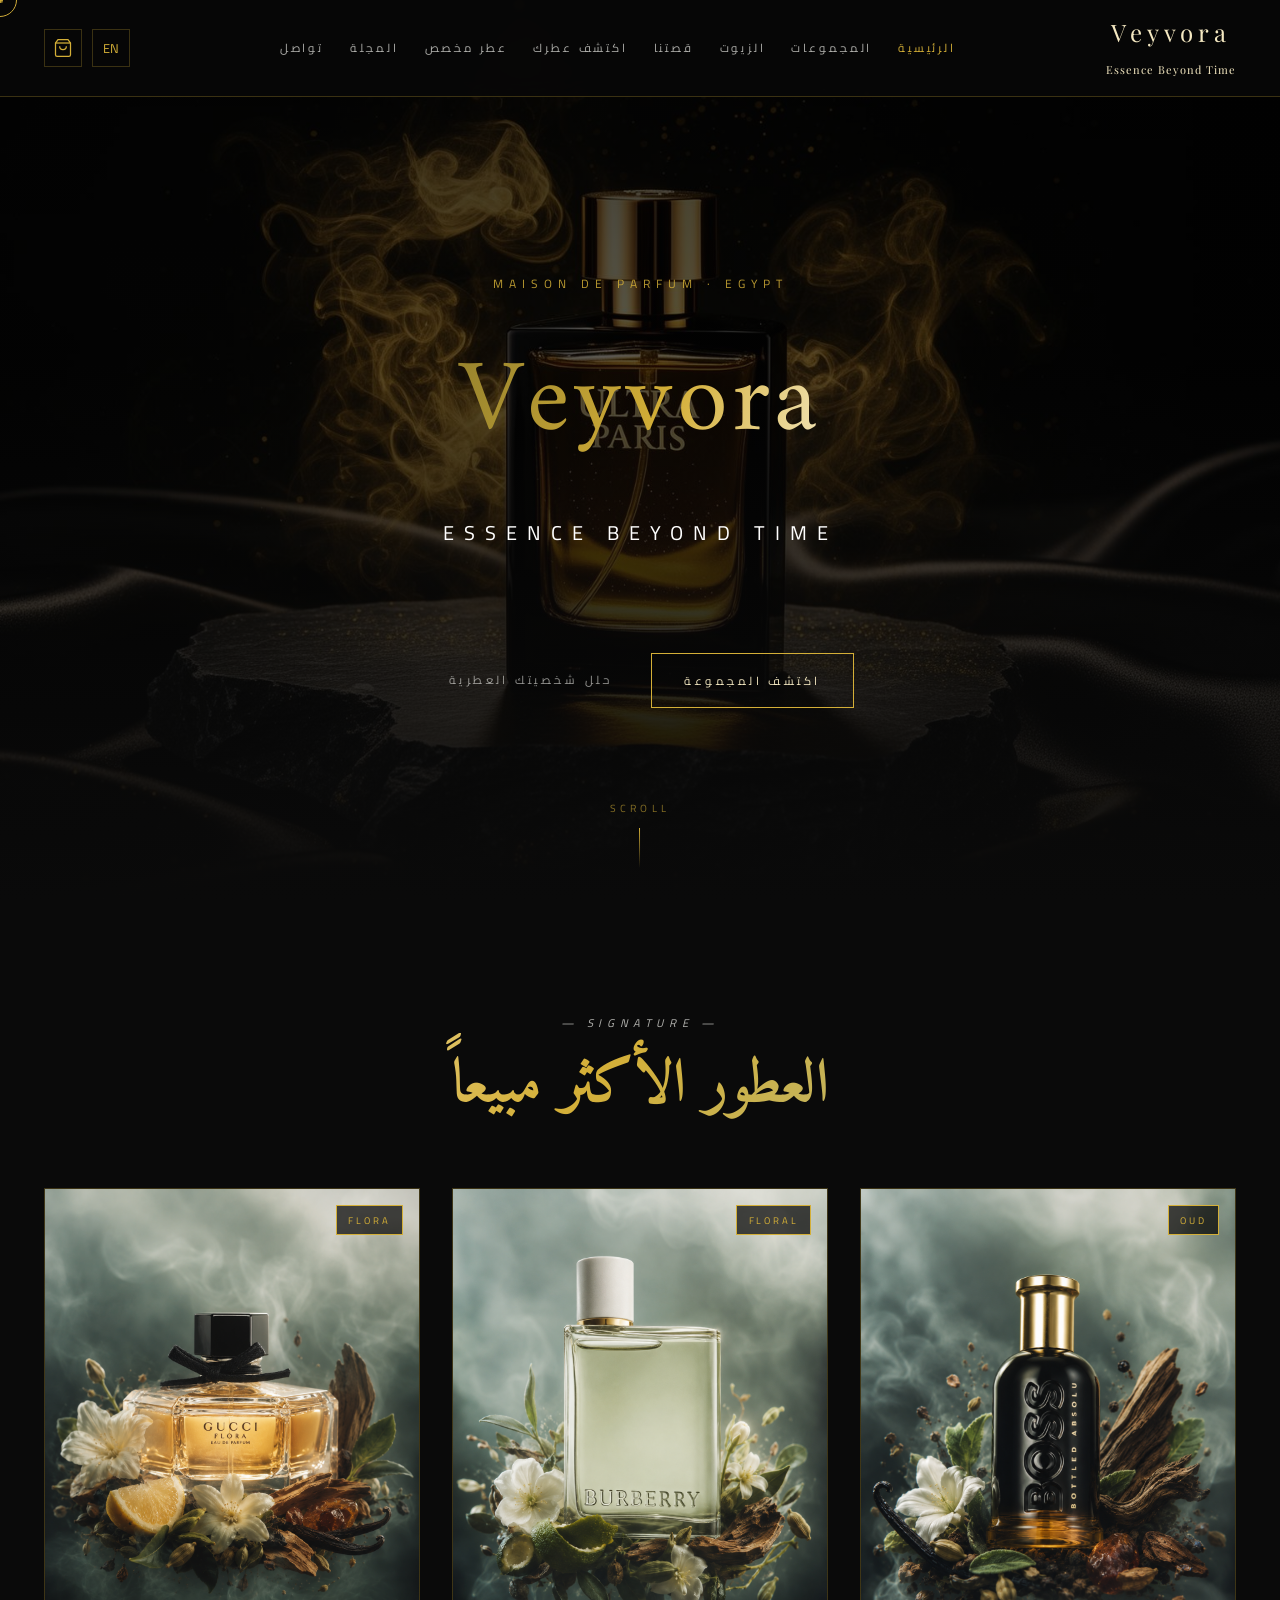
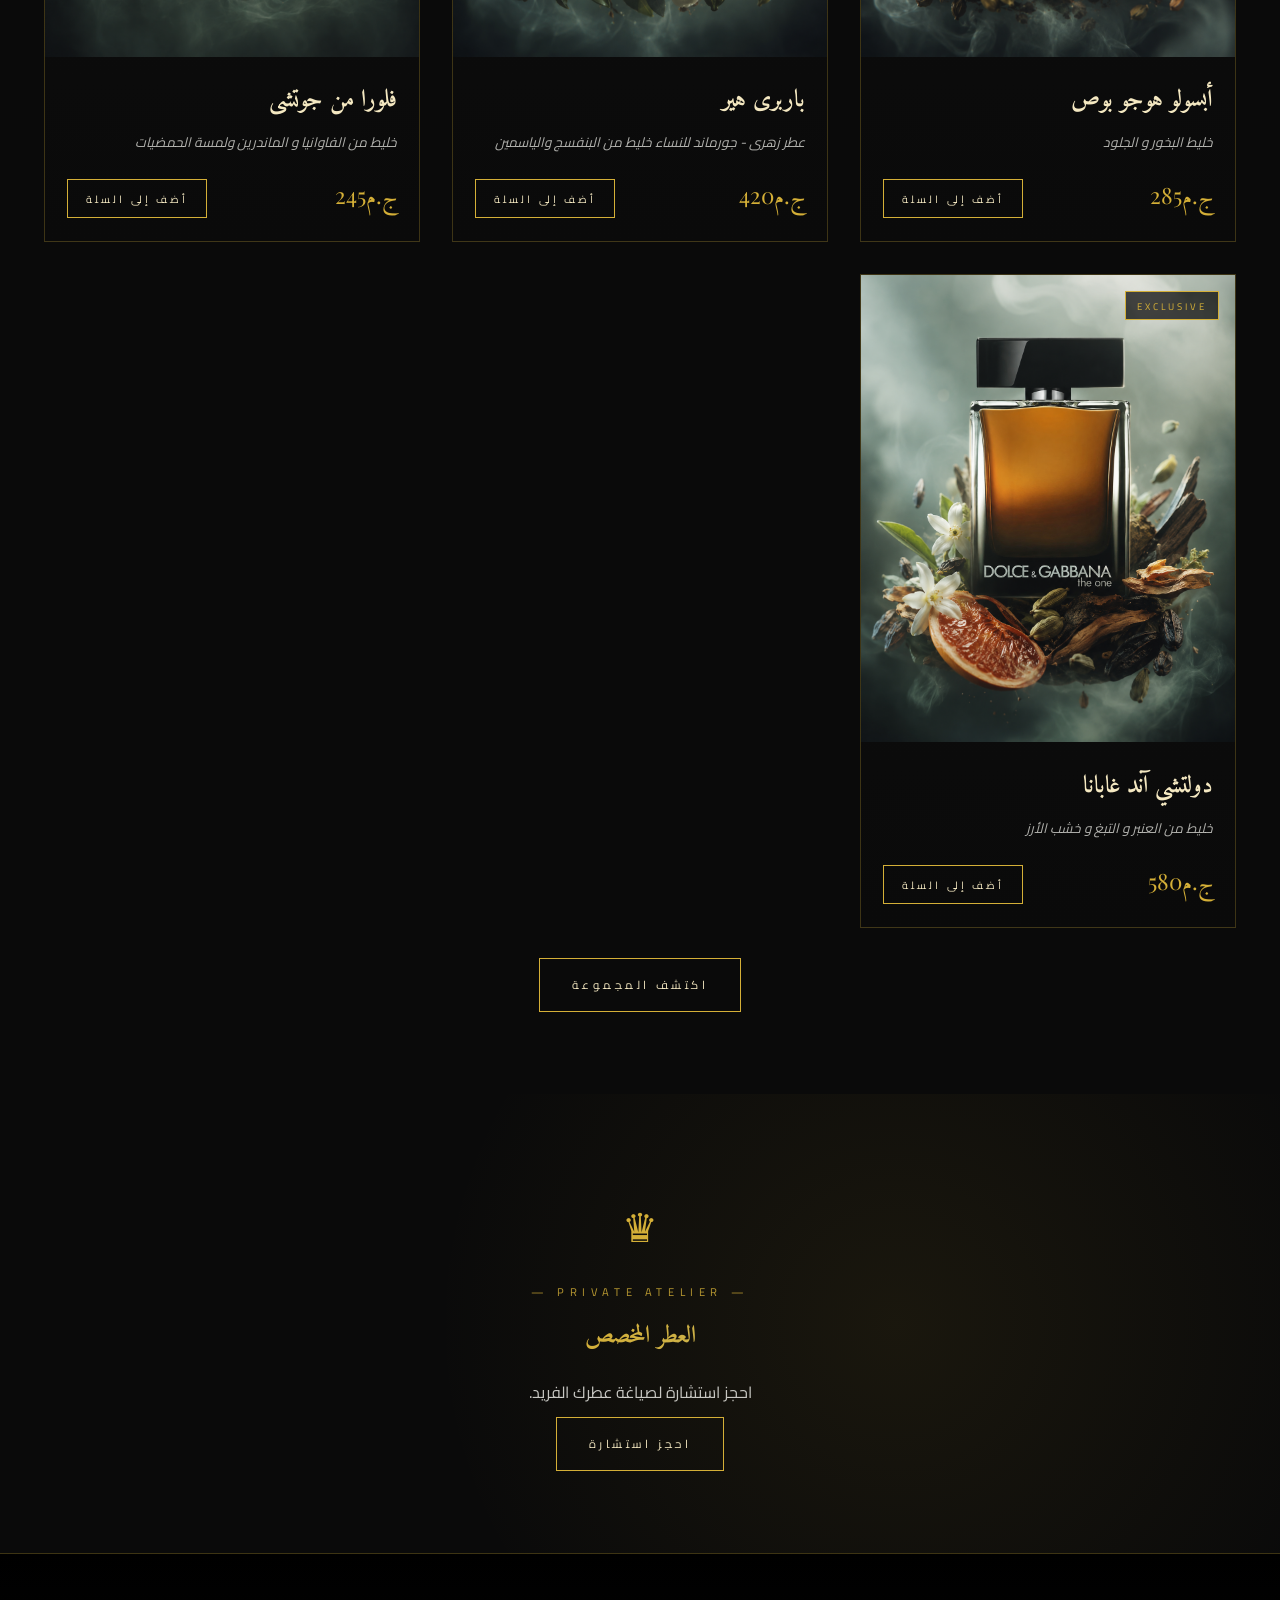
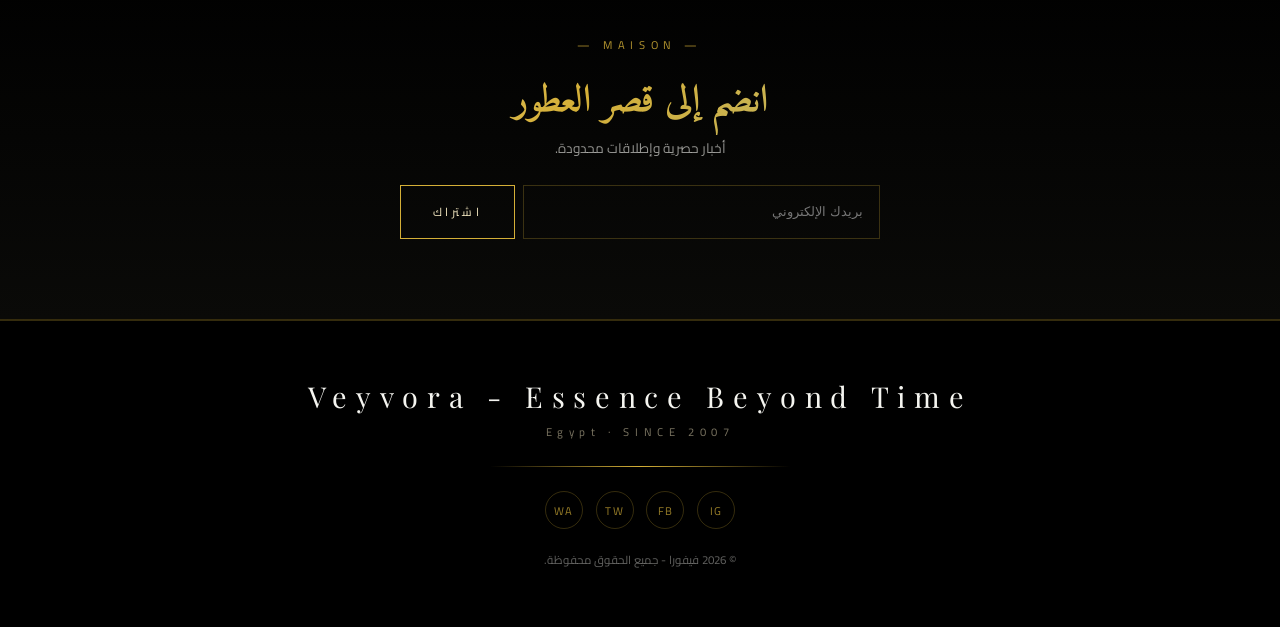
<file: index.html>
<!DOCTYPE html>
<html lang="ar" dir="rtl">
<head>
<meta charset="UTF-8">
<meta name="viewport" content="width=device-width,initial-scale=1">
<link rel="stylesheet" href="css/style.css">
<title>Veyvora  -  Essence Beyond Time —  فيفوا جوهر يتجاوز الزمن</title>
<meta name="description" content="دار عطور باريسية بأيدى مصريه حصرية — رسائل حب مصاغة من قلب مصر.">
</head>
<body>
  <div class="cursor"></div>
  <div class="cursor-dot"></div>
<div id="site-header"></div>

<section class="hero">
  <div class="hero-bg"><img src="images/hero.jpg" alt=""></div>
  <div class="particles" id="particles"></div>
  <div class="hero-inner">
    <p class="kicker">MAISON DE PARFUM · Egypt</p>

    <h1 class="hero-title gold-shimmer">Veyvora</h1>
    <p class="kicker" style="color: #fff; font-size: 20px;">Essence Beyond Time</p>

    <br>
    <br>
    <br>

    <!-- <p class="hero-tag" data-i18n="hero_tag">جوهر الفخامة</p> -->
    <!-- <p class="hero-sub" data-i18n="hero_sub"></p> -->
    <div class="hero-ctas">
      <a href="collections.html" class="gold-btn" data-i18n="hero_cta">اكتشف المجموعة</a>
      <a href="quiz.html" class="ghost-btn" data-i18n="hero_cta2">حلل شخصيتك العطرية</a>
    </div>
  </div>
  <div class="scroll-hint">SCROLL</div>
</section>

<section class="section" id="featured-preview">
  <div class="container">
    <div class="section-head reveal">
      <p class="kicker">— SIGNATURE —</p>
      <h2 class="gold-gradient" data-i18n="coll_title"></h2>
      <!-- <p data-i18n="coll_sub"></p> -->
    </div>
    <div class="products-grid" id="featured-grid"></div>
    <p class="center" style="margin-top:2.5rem"><a href="collections.html" class="gold-btn" data-i18n="hero_cta">اكتشف المجموعة</a></p>
  </div>
</section>

<section class="section bespoke">
  <div class="container">
    <span class="crown">♛</span>
    <p class="kicker">— PRIVATE ATELIER —</p>
    <h2 class="gold-gradient" data-i18n="bespoke_title"></h2>
    <p class="muted-lg" data-i18n="bespoke_sub"></p>
    <a href="bespoke.html" class="gold-btn" data-i18n="bespoke_btn"></a>
  </div>
</section>

<section class="newsletter">
  <div class="container">
    <p class="kicker">— MAISON —</p>
    <h2 class="serif xl gold-gradient" data-i18n="newsletter_title"></h2>
    <p class="muted" data-i18n="newsletter_sub"></p>
    <form onsubmit="event.preventDefault();VELMORA.toast(VELMORA.getLang()==='ar'?'شكراً لاشتراكك':'Thank you')">
      <input type="email" required data-i18n-placeholder="email_ph">
      <button class="gold-btn" data-i18n="newsletter_btn"></button>
    </form>
  </div>
</section>

<div id="site-footer"></div>
<script src="js/data.js"></script>
<script src="js/app.js"></script>
<script>
// Particles
(function(){
  const p = document.getElementById('particles');
  for(let i=0;i<40;i++){
    const s = document.createElement('span');
    s.className='particle';
    s.style.left=Math.random()*100+'%';
    s.style.animationDelay=(Math.random()*12)+'s';
    s.style.animationDuration=(8+Math.random()*12)+'s';
    const sz=1+Math.random()*3; s.style.width=sz+'px'; s.style.height=sz+'px';
    p.appendChild(s);
  }
})();
// Featured
document.addEventListener('DOMContentLoaded', function render(){
  const lang = VELMORA.getLang();
  const items = VELMORA.products.slice(0,4);
  document.getElementById('featured-grid').innerHTML = items.map(p=>`
    <article class="product-card">
      <div class="pc-img"><img src="${p.image}" alt=""><span class="pc-badge">${p.category.toUpperCase()}</span></div>
      <div class="pc-body">
        <h3 class="pc-name">${p.name[lang]}</h3>
        <p class="pc-tag">${p.tagline[lang]}</p>
        <div class="pc-foot">
          <span class="pc-price">ج.م${p.price}</span>
          <button class="gold-btn small" onclick="VELMORA.addToCart('${p.id}')">${VELMORA.t('add_to_cart')}</button>
        </div>
      </div>
    </article>`).join('');
});
document.addEventListener('langchange', ()=>{
  const lang = VELMORA.getLang();
  document.getElementById('featured-grid').innerHTML = VELMORA.products.slice(0,4).map(p=>`
    <article class="product-card">
      <div class="pc-img"><img src="${p.image}" alt=""><span class="pc-badge">${p.category.toUpperCase()}</span></div>
      <div class="pc-body">
        <h3 class="pc-name">${p.name[lang]}</h3>
        <p class="pc-tag">${p.tagline[lang]}</p>
        <div class="pc-foot">
          <span class="pc-price">ج.م${p.price}</span>
          <button class="gold-btn small" onclick="VELMORA.addToCart('${p.id}')">${VELMORA.t('add_to_cart')}</button>
        </div>
      </div>
    </article>`).join('');
});
</script>
</body></html>
</file>
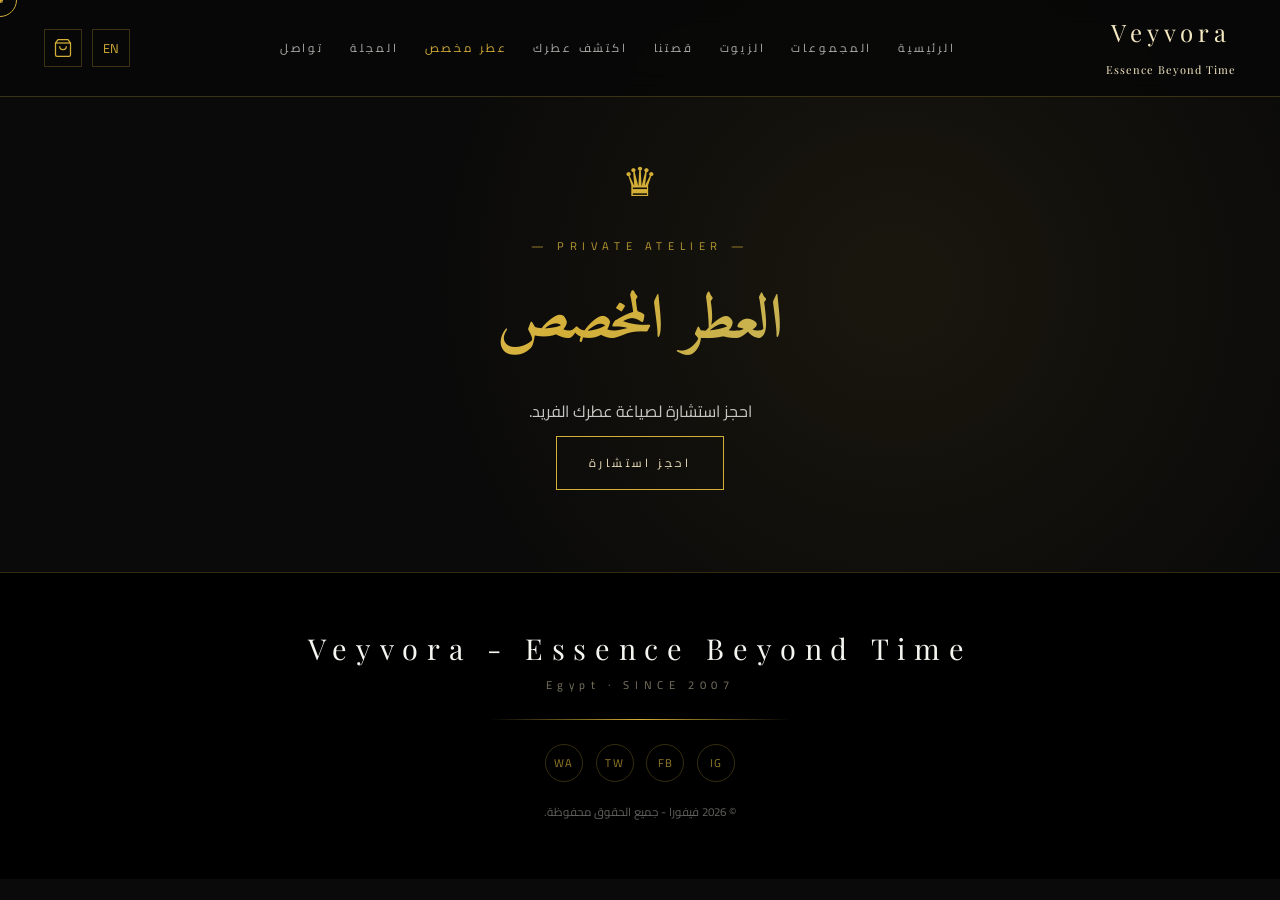
<file: bespoke.html>
<!DOCTYPE html>
<html lang="ar" dir="rtl">
<head>
<meta charset="UTF-8">
<meta name="viewport" content="width=device-width,initial-scale=1">
<link rel="stylesheet" href="css/style.css">
<title>عطر مخصص — Veyvora  -  Essence Beyond Time</title>
</head>
<body>
  <div class="cursor"></div>
  <div class="cursor-dot"></div>
<div id="site-header"></div>
<section class="section bespoke" style="padding-top:9rem">
  <div class="container">
    <span class="crown">♛</span>
    <p class="kicker">— PRIVATE ATELIER —</p>
    <h2 class="gold-gradient" style="font-size:clamp(2.4rem,5vw,3.8rem)" data-i18n="bespoke_title"></h2>
    <p class="muted-lg" data-i18n="bespoke_sub"></p>
    <a href="https://wa.me/201142426169" target="_blank" class="gold-btn" data-i18n="bespoke_btn"></a>
  </div>
</section>
<div id="site-footer"></div>
<script src="js/data.js"></script>
<script src="js/app.js"></script>
</body></html>
</file>
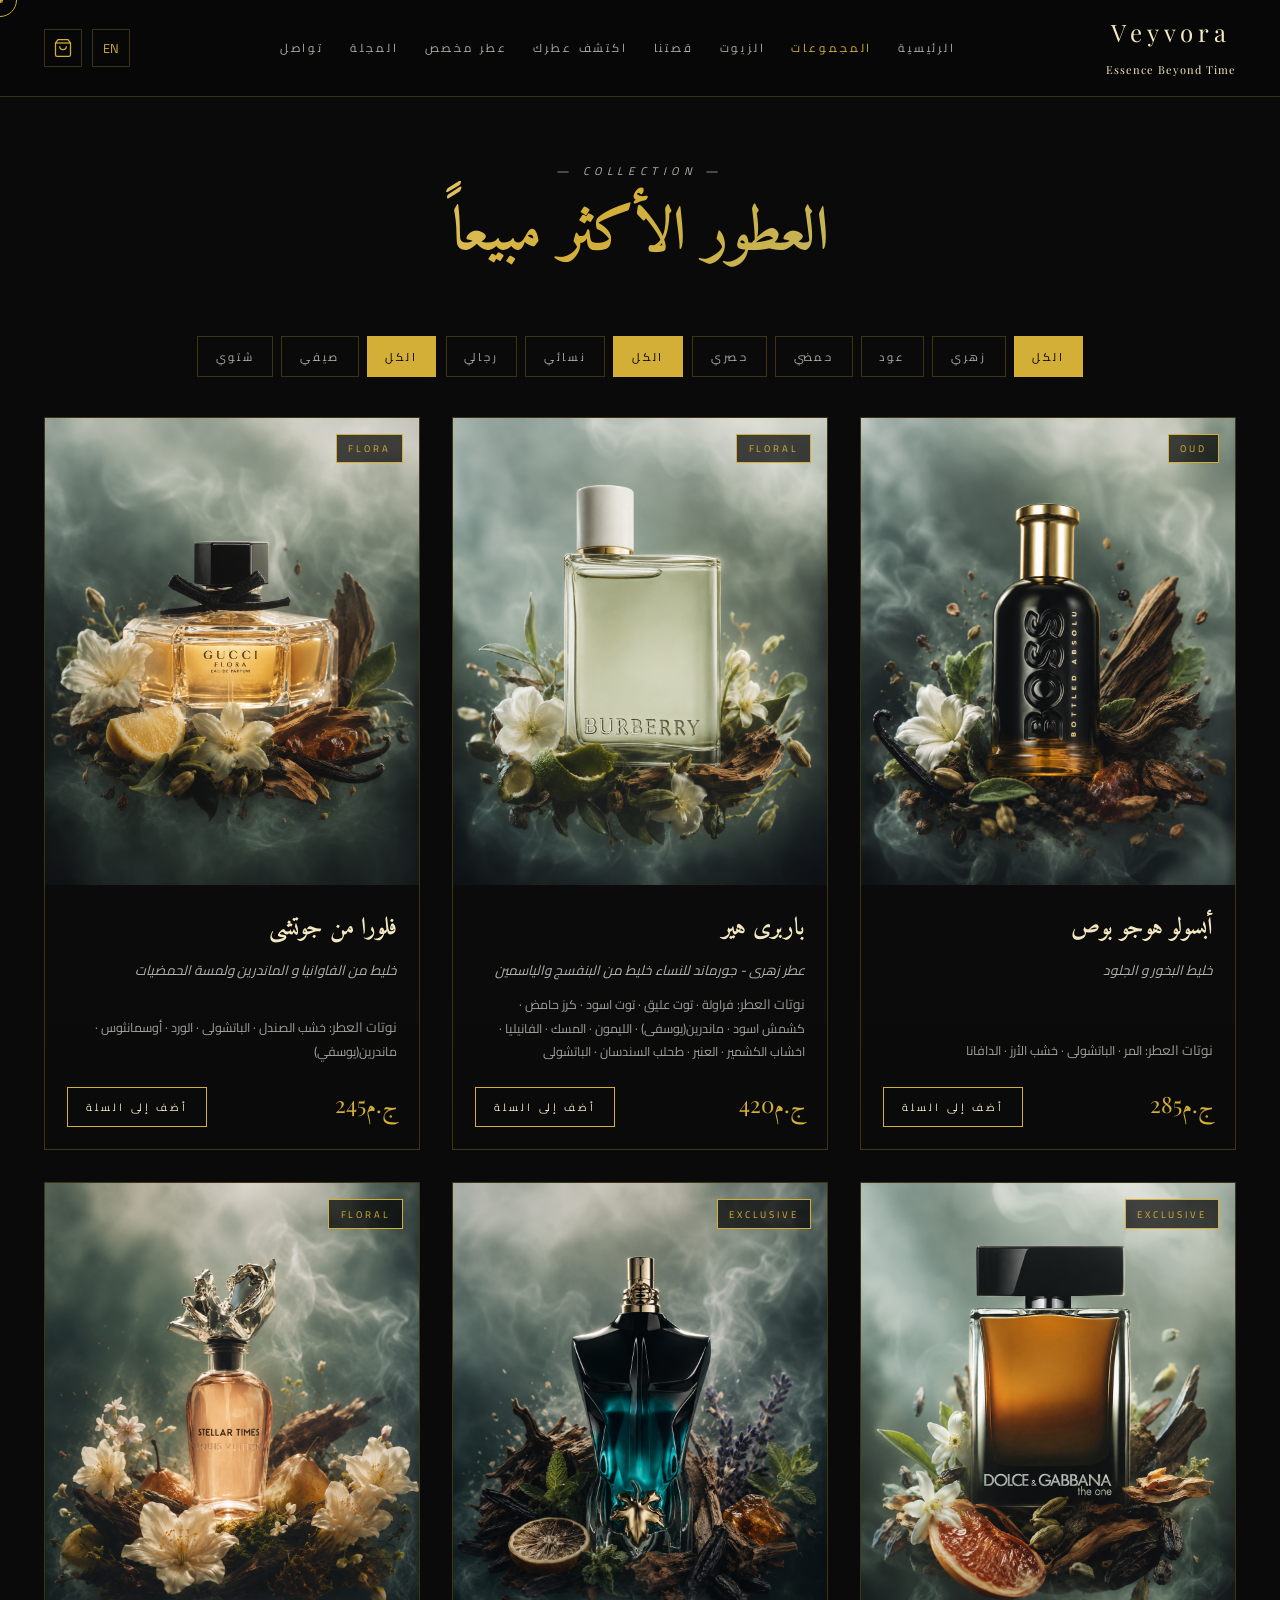
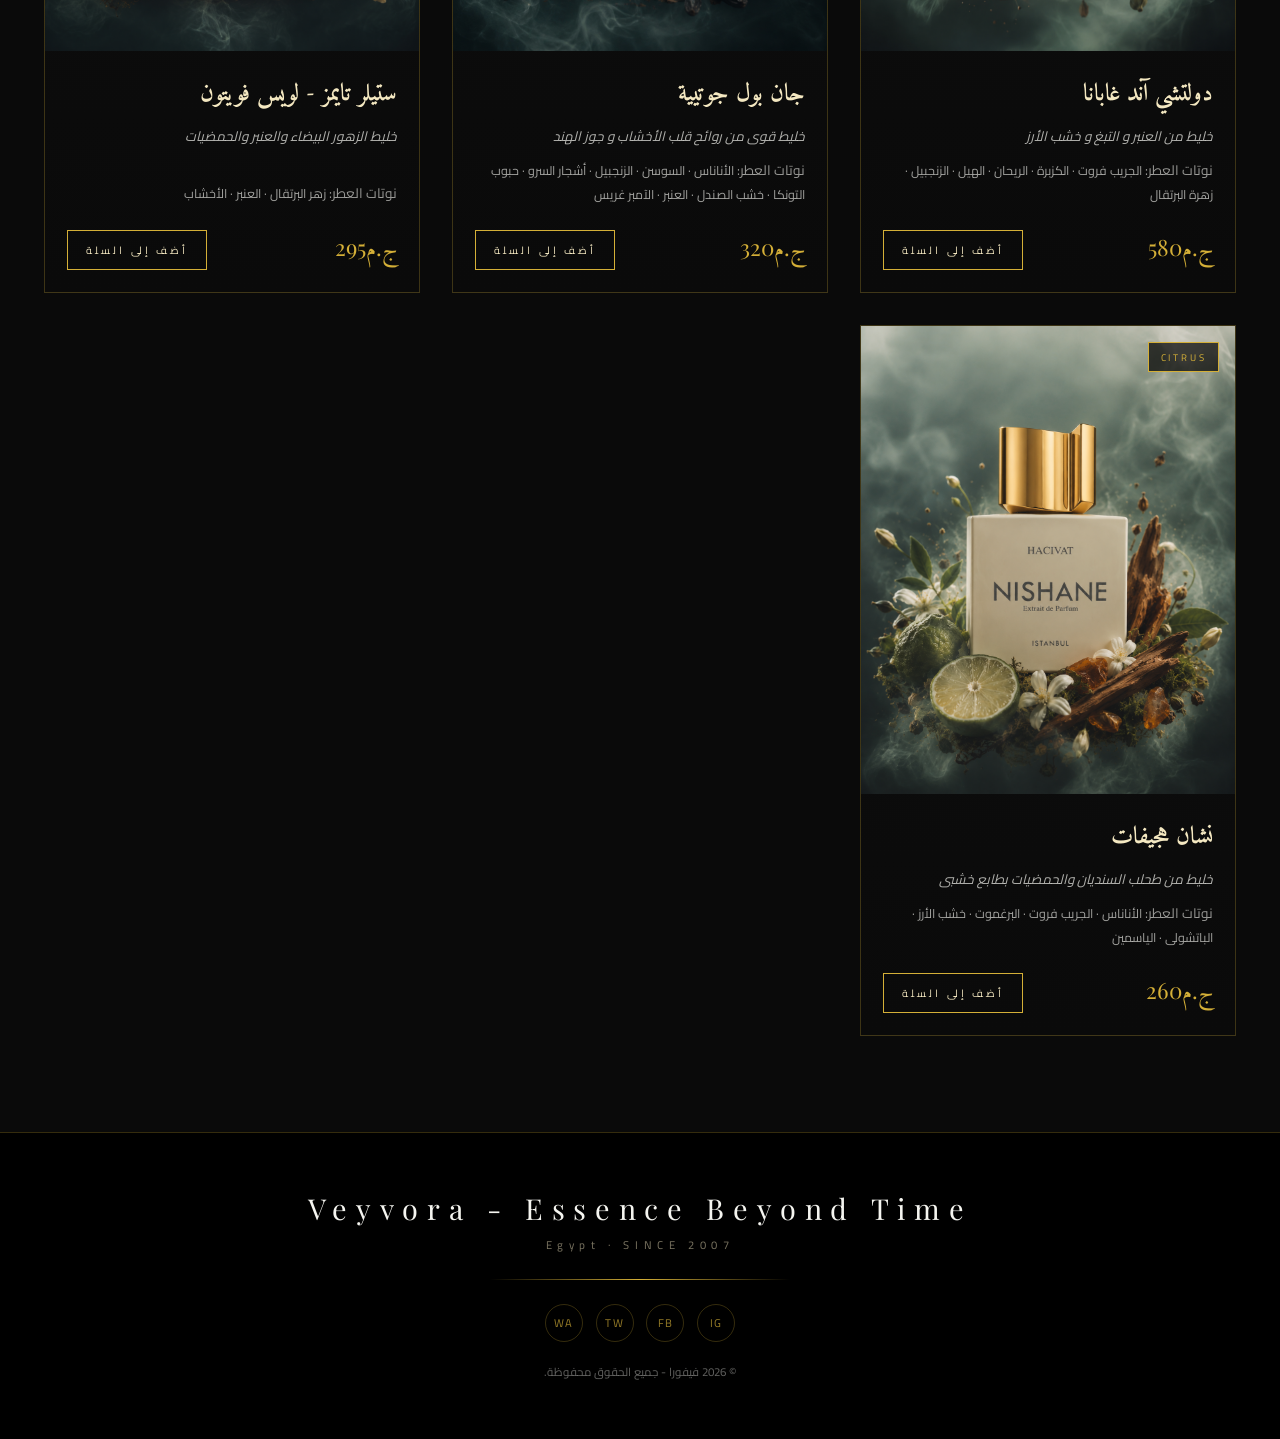
<file: collections.html>
<!DOCTYPE html>
<html lang="ar" dir="rtl">
<head>
<meta charset="UTF-8">
<meta name="viewport" content="width=device-width,initial-scale=1">
<link rel="stylesheet" href="css/style.css">
<title>المجموعات — Veyvora  -  Essence Beyond Time</title>
</head>
<body>
  <div class="cursor"></div>
  <div class="cursor-dot"></div>
<div id="site-header"></div>
<section class="section" style="padding-top:9rem">
  <div class="container">
    <div class="section-head reveal">
      <p class="kicker">—  COLLECTION —</p>
      <h2 class="gold-gradient" data-i18n="coll_title"></h2>
      <!-- <p data-i18n="coll_sub"></p> -->
    </div>
    <div class="filters">
      <div class="filter-row" id="filter-cats"></div>
      <div class="filter-row" id="filter-gens"></div>
      <div class="filter-row" id="filter-seas"></div>
    </div>
    <div class="products-grid" id="products-grid"></div>
  </div>
</section>

<!-- <section class="section" style="background:#080808">
  <div class="container">
    <div class="oils-card reveal">
      <span class="oils-badge" data-i18n="coming_soon"></span>
      <h2 class="serif xxl gold-gradient" data-i18n="oils_title"></h2>
      <p class="muted-lg" data-i18n="oils_sub"></p>
      <button class="gold-btn" onclick="VELMORA.toast(VELMORA.getLang()==='ar'?'سنبلغك قريباً':'We will notify you')" data-i18n="notify_me"></button>
    </div>
  </div>
</section> -->

<div id="site-footer"></div>
<script src="js/data.js"></script>
<script src="js/app.js"></script>
<script src="js/collections.js"></script>
</body></html>
</file>
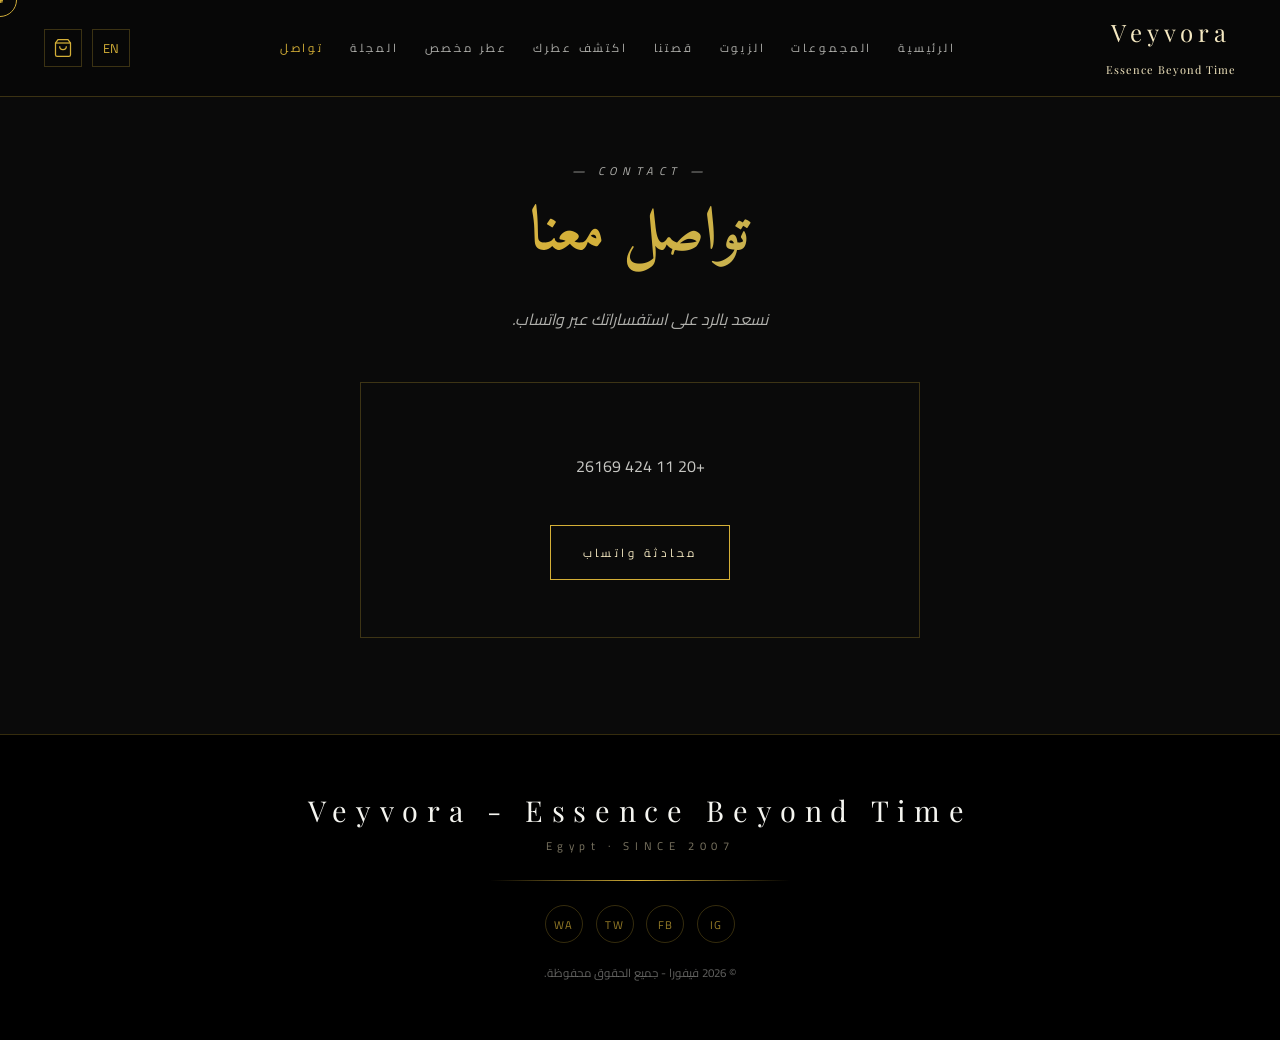
<file: contact.html>
<!DOCTYPE html>
<html lang="ar" dir="rtl">
<head>
<meta charset="UTF-8">
<meta name="viewport" content="width=device-width,initial-scale=1">
<link rel="stylesheet" href="css/style.css">
<title>تواصل — Veyvora  -  Essence Beyond Time</title>
</head>
<body>
  <div class="cursor"></div>
  <div class="cursor-dot"></div>
<div id="site-header"></div>
<section class="section" style="padding-top:9rem">
  <div class="container">
    <div class="section-head reveal">
      <p class="kicker">— CONTACT —</p>
      <h2 class="gold-gradient" data-i18n="contact_title"></h2>
      <p data-i18n="contact_sub"></p>
    </div>
    <div class="contact-card reveal">
      <p class="muted-lg">+20 11 424 26169</p>
      <a href="https://wa.me/201142426169" target="_blank" class="gold-btn" data-i18n="contact_btn"></a>
    </div>
  </div>
</section>
<div id="site-footer"></div>
<script src="js/data.js"></script>
<script src="js/app.js"></script>
</body></html>
</file>
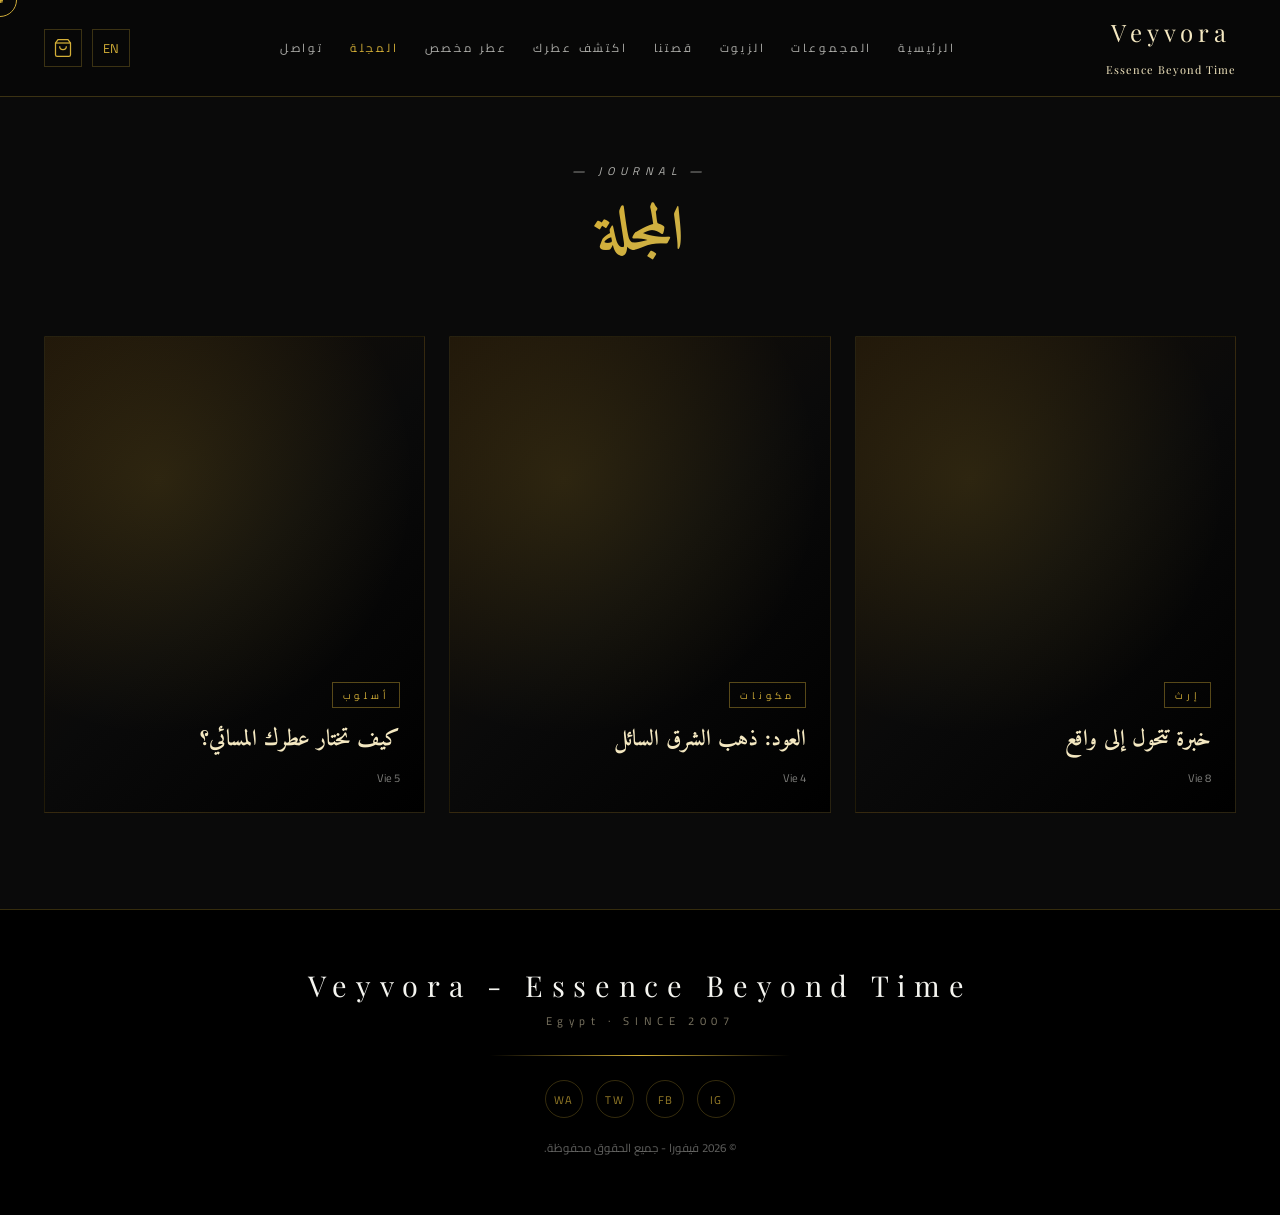
<file: journal.html>
<!DOCTYPE html>
<html lang="ar" dir="rtl">
<head>
<meta charset="UTF-8">
<meta name="viewport" content="width=device-width,initial-scale=1">
<link rel="stylesheet" href="css/style.css">
<title>المجلة — Veyvora  -  Essence Beyond Time</title>
</head>
<body>
  <div class="cursor"></div>
  <div class="cursor-dot"></div>
<div id="site-header"></div>

<section class="section" style="padding-top:9rem">
  <div class="container">
    <div class="section-head reveal">
      <p class="kicker">—  JOURNAL —</p>
      <h2 class="gold-gradient" data-i18n="journal_title"></h2>
    </div>
    <div class="journal-grid" id="journal-grid"></div>
  </div>
</section>
<div id="site-footer"></div>
<script src="js/data.js"></script>
<script src="js/app.js"></script>
<script>
const posts = [
  { titleAr:"خبرة تتحول إلى واقع", titleEn:"Experience turns into reality", catAr:"إرث", catEn:"Heritage", read:8 },
  { titleAr:"العود: ذهب الشرق السائل", titleEn:"Oud: The Liquid Gold of the East", catAr:"مكونات", catEn:"Ingredients", read:4 },
  { titleAr:"كيف تختار عطرك المسائي؟", titleEn:"Choosing Your Evening Scent", catAr:"أسلوب", catEn:"Style", read:5 },
];
function renderJ(){
  const lang = VELMORA.getLang();
  document.getElementById('journal-grid').innerHTML = posts.map(p=>`
    <article class="journal-card">
      <div class="journal-inner">
        <span class="journal-cat">${lang==='ar'?p.catAr:p.catEn}</span>
        <h3>${lang==='ar'?p.titleAr:p.titleEn}</h3>
        <p>${p.read} Vie</p>
      </div>
    </article>`).join('');
}
document.addEventListener('DOMContentLoaded', renderJ);
document.addEventListener('langchange', renderJ);
</script>
</body></html>
</file>
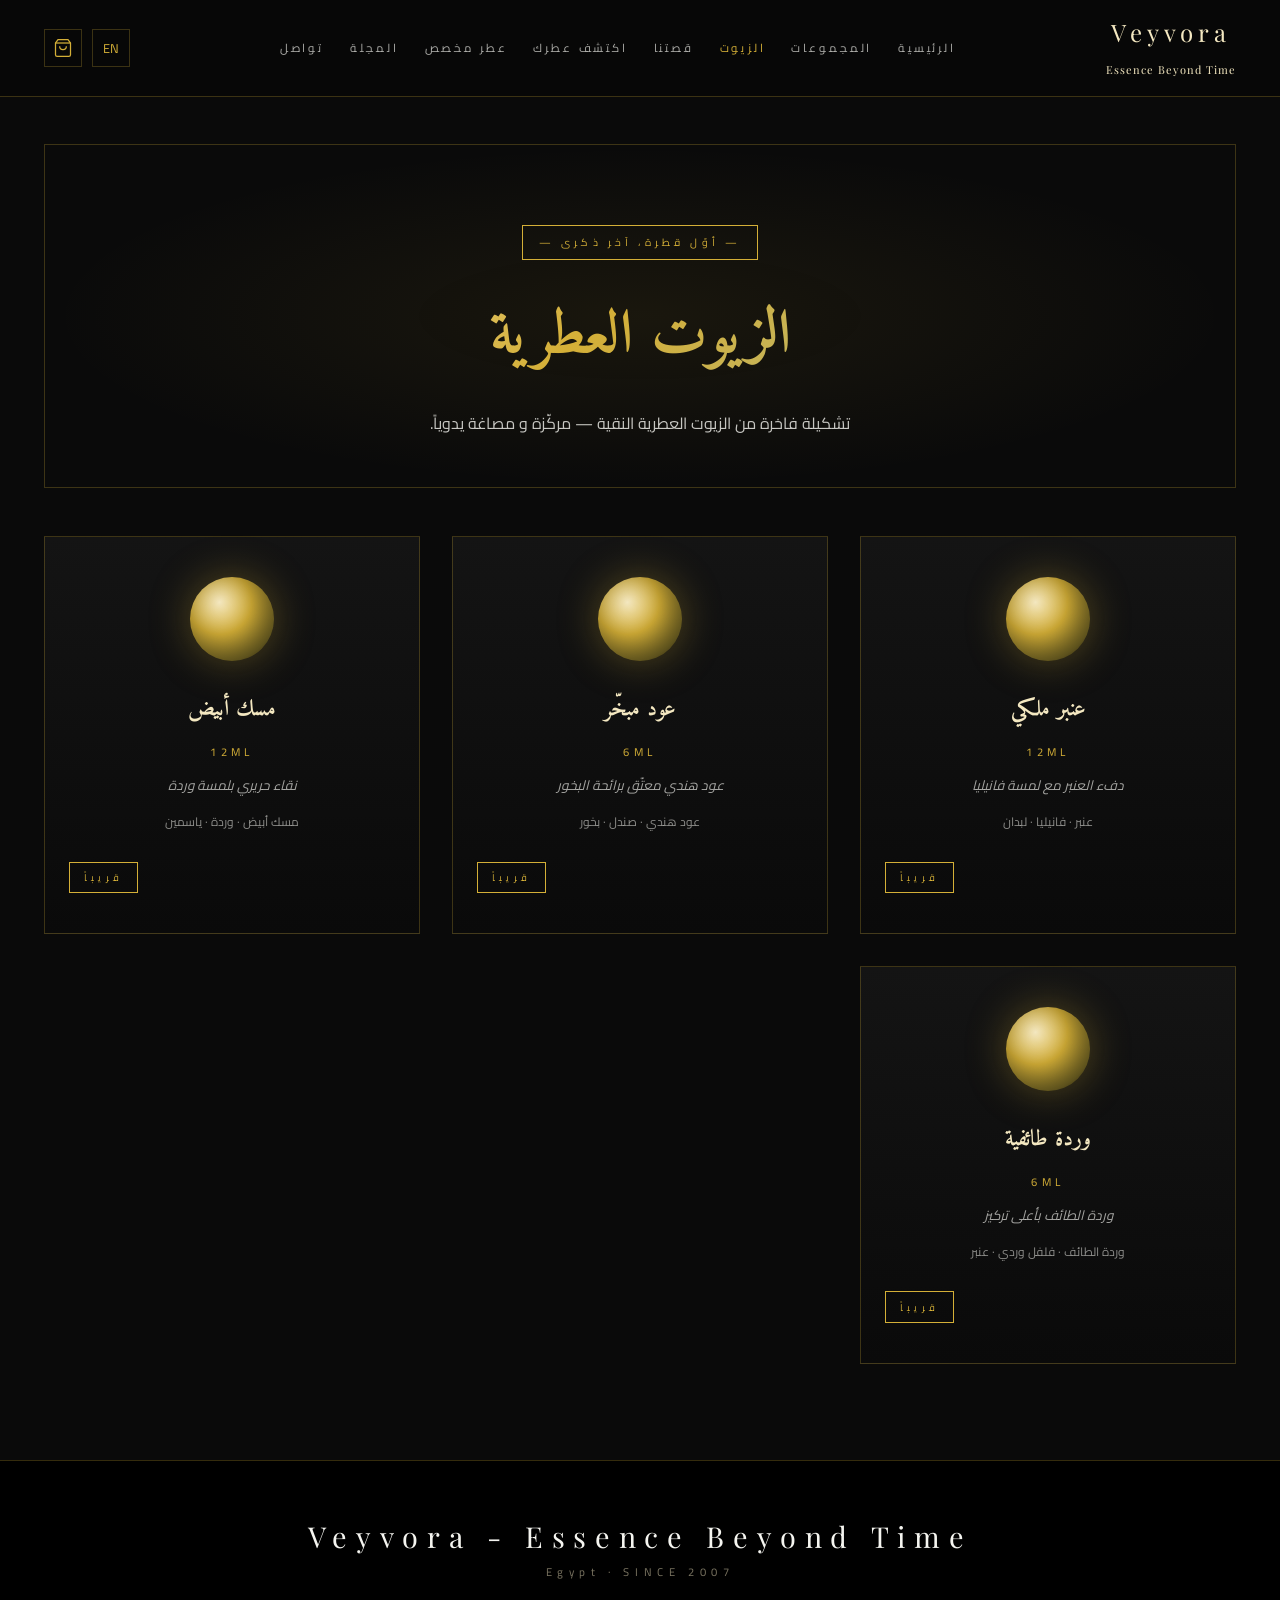
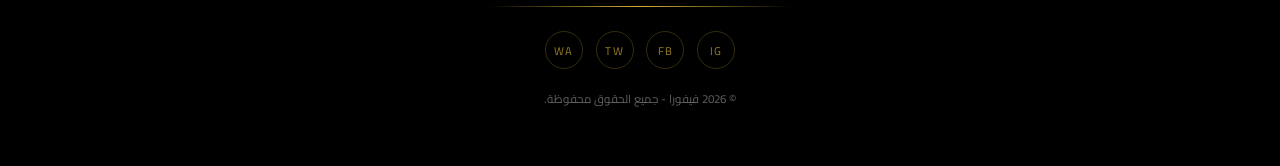
<file: oils.html>
<!DOCTYPE html><html lang="ar" dir="rtl"><head><meta charset="UTF-8"><meta name="viewport" content="width=device-width,initial-scale=1"><link rel="stylesheet" href="css/style.css">
  <title>الزيوت العطرية — Veyvora  -  Essence Beyond Time</title>
  <style>
    a, button, input, select, textarea, label, [role="button"] {
        cursor: auto !important;
    }
  </style>
</head><body style="cursor: auto !important;">
<div id="site-header"></div>
<main>
<section class="section" style="padding-top:9rem">
  <div class="container">
    <div class="oils-hero reveal">
      <span class="oils-badge" data-i18n="oils_kicker"></span>
      <h2 class="gold-gradient" style="font-size:clamp(2.4rem,5vw,3.8rem)" data-i18n="oils_title"></h2>
      <p class="muted-lg" style="max-width:560px;margin:1rem auto 0" data-i18n="oils_sub"></p>
    </div>
    <div class="products-grid" id="oils-grid"></div>
  </div>
</section>
</main>
<div id="site-footer"></div><script src="js/data.js"></script><script src="js/app.js"></script><script src="js/oils.js"></script></body></html>
</file>
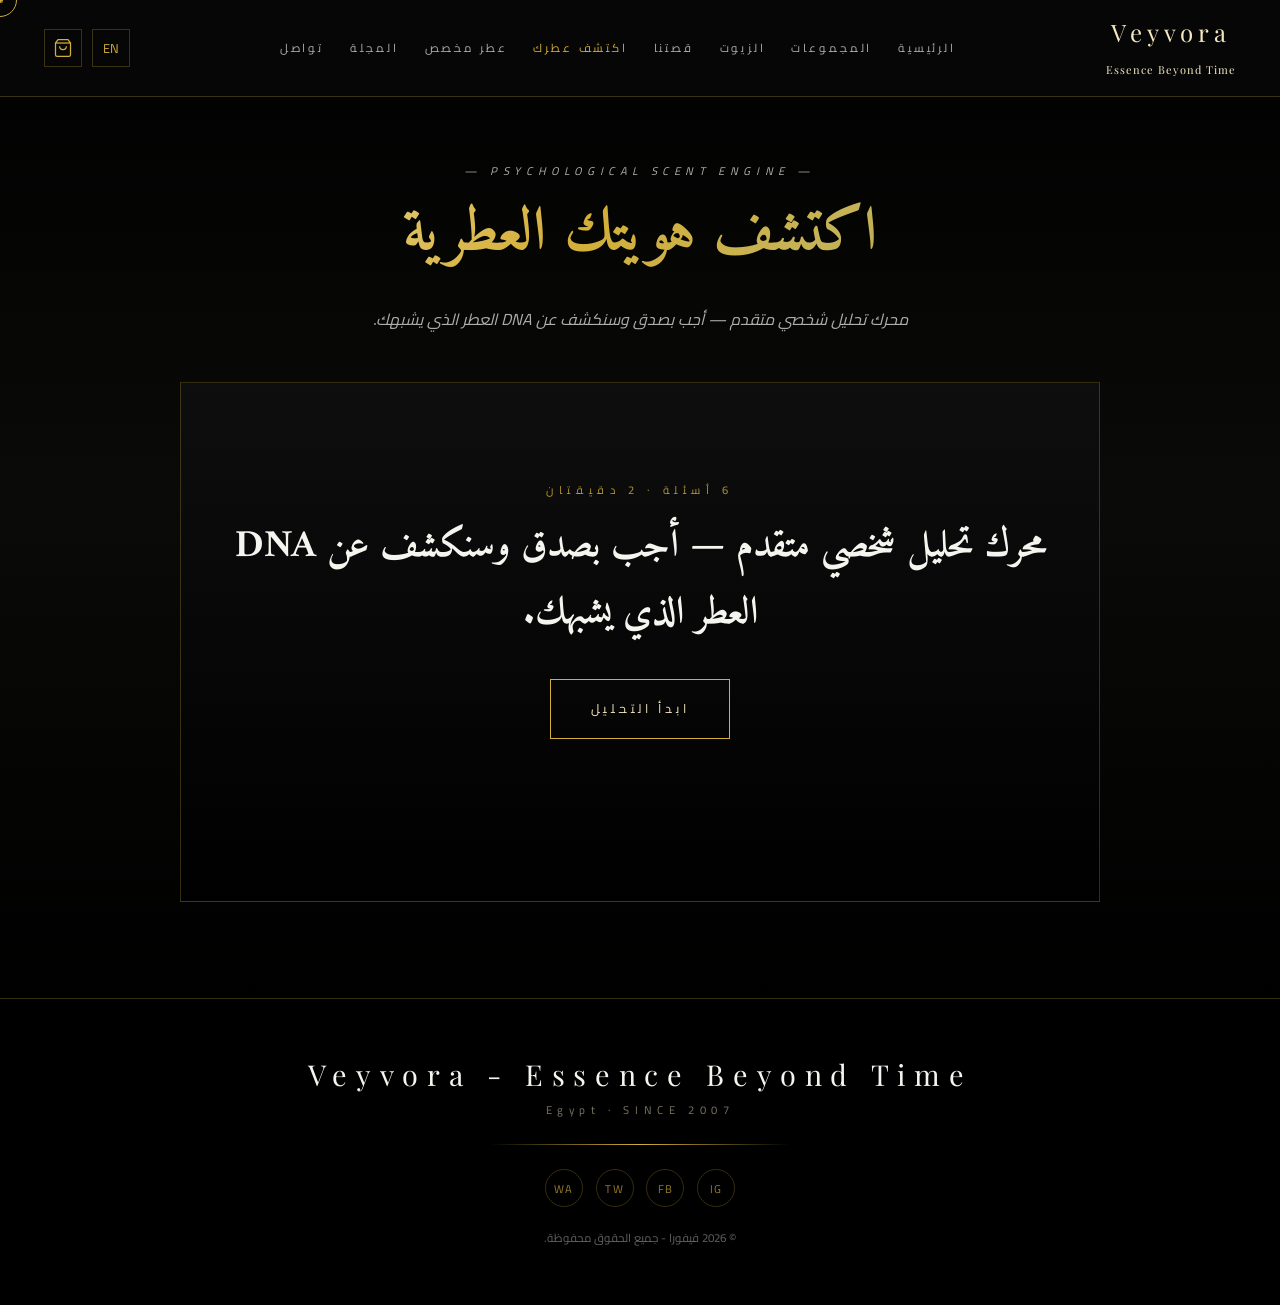
<file: quiz.html>
<!DOCTYPE html>
<html lang="ar" dir="rtl">
<head>
<meta charset="UTF-8">
<meta name="viewport" content="width=device-width,initial-scale=1">
<link rel="stylesheet" href="css/style.css">
<title>اكتشف عطرك — Veyvora  -  Essence Beyond Time</title>
</head>
<body>
  <div class="cursor"></div>
  <div class="cursor-dot"></div>
<div id="site-header"></div>
<section class="section" style="padding-top:9rem; background:linear-gradient(to bottom,#000,#0a0a08,#000)">
  <div class="container">
    <div class="section-head reveal">
      <p class="kicker">— PSYCHOLOGICAL SCENT ENGINE —</p>
      <h2 class="gold-gradient" data-i18n="quiz_title"></h2>
      <p data-i18n="quiz_sub"></p>
    </div>
    <div class="quiz-wrap"><div id="quiz-root"></div></div>
  </div>
</section>
<div id="site-footer"></div>
<script src="js/data.js"></script>
<script src="js/app.js"></script>
<script src="js/quiz.js"></script>
</body></html>
</file>
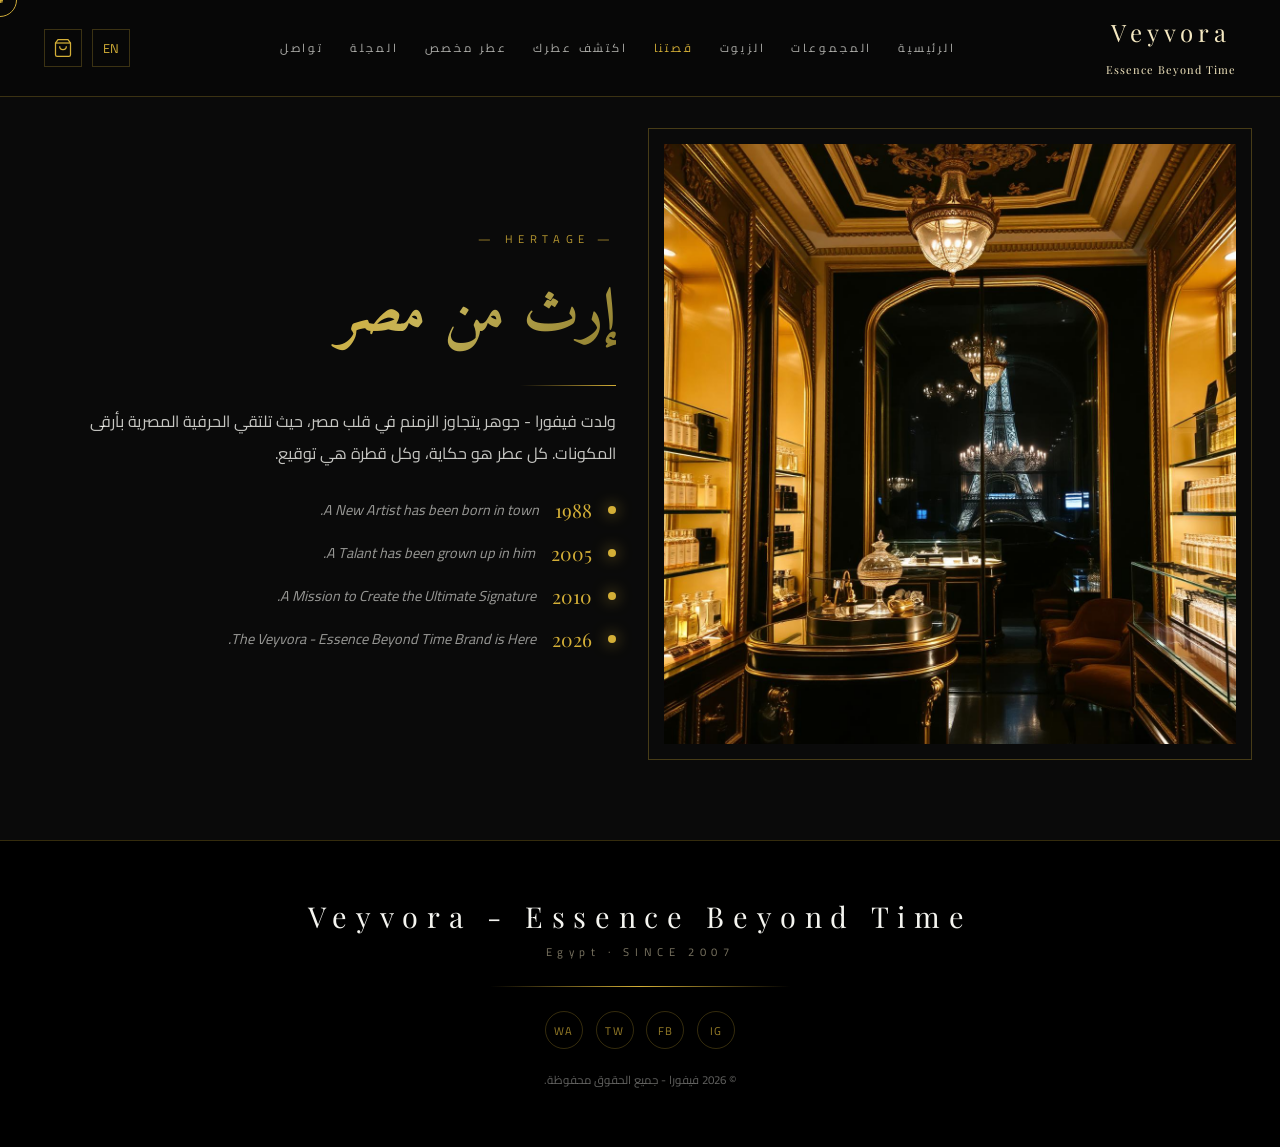
<file: story.html>
<!DOCTYPE html>
<html lang="ar" dir="rtl">
<head>
<meta charset="UTF-8">
<meta name="viewport" content="width=device-width,initial-scale=1">
<link rel="stylesheet" href="css/style.css">
<title>قصتنا — Veyvora  -  Essence Beyond Time</title>
</head>
<body>
  <div class="cursor"></div>
  <div class="cursor-dot"></div>
<div id="site-header"></div>
<section class="section" style="padding-top:9rem">
  <div class="container story-grid">
    <div class="story-img reveal"><img src="images/story.jpg" alt="Velmora atelier"></div>
    <div class="reveal">
      <p class="kicker">— HERTAGE —</p>
      <h2 class="gold-gradient" style="font-size:clamp(2.4rem,5vw,3.8rem)" data-i18n="story_title"></h2>
      <div class="hr-gold"></div>
      <p class="muted-lg" data-i18n="story_p1"></p>
      <ul class="timeline" style="margin-top:1rem">
        <li><span class="dot"></span><span class="yr">1988</span><span class="what">A New Artist has been born in town.</span></li>
        <li><span class="dot"></span><span class="yr">2005</span><span class="what">A Talant has been grown up in him.</span></li>
        <li><span class="dot"></span><span class="yr">2010</span><span class="what">A Mission to Create the Ultimate Signature.</span></li>
        <li><span class="dot"></span><span class="yr">2026</span><span class="what">The Veyvora  -  Essence Beyond Time Brand is Here.</span></li>
      </ul>
    </div>
  </div>
</section>
<div id="site-footer"></div>
<script src="js/data.js"></script>
<script src="js/app.js"></script>
</body></html>
</file>
<file: css/style.css>
/* VELMORA PARIS — Luxury Black & Gold */
@import url('https://fonts.googleapis.com/css2?family=Playfair+Display:wght@400;500;600;700&family=Cormorant+Garamond:wght@300;400;500;600&family=Montserrat:wght@300;400;500;600&family=Cairo:wght@300;400;500;600;700&family=Amiri:wght@400;700&display=swap');

:root{
  --bg:#0A0A0A; --bg-2:#0e0e0e; --fg:#F5F5F0;
  --gold:#D4AF37; --gold-light:#F4E8C1; --gold-dark:#8B7A2B;
  --line:rgba(212,175,55,.25);
  --serif:'Playfair Display','Amiri',serif;
  --sans:'Montserrat','Cairo',sans-serif;
  --ease: cubic-bezier(.2,.7,.2,1); 
  --gold-soft: rgba(212,175,55,.5); 
}
html[dir="rtl"] body{ font-family:'Cairo','Montserrat',sans-serif; }
html[dir="rtl"] h1,html[dir="rtl"] h2,html[dir="rtl"] h3,html[dir="rtl"] h4{ font-family:'Amiri','Cairo',serif; }
html { scroll-behavior:smooth !important; }

html[dir="ltr"] header .nav-inner{
  max-width: 1450px !important;
}
a, button, input, select, textarea, label, [role="button"] {
    cursor: none !important;
}

*{ box-sizing:border-box; margin:0; padding:0; }
html,body{ background:var(--bg); color:var(--fg); font-family:var(--sans); -webkit-font-smoothing:antialiased; }
body{ min-height:100vh; overflow-x:hidden; cursor: none !important;}
img{ max-width:100%; display:block; }
a{ color:inherit; text-decoration:none; }
button{ background:none; border:none; color:inherit; font:inherit; }
.serif{ font-family:var(--serif); }
.italic{ font-style:italic; }
.center{ text-align:center; }
.muted{ color:rgba(245,245,240,.6); font-size:.85rem; }
.muted-lg{ color:rgba(245,245,240,.8); line-height:2; margin:1.2rem 0; }
.kicker{ font-size:.7rem; letter-spacing:.5em; color:rgba(212,175,55,.85); text-transform:uppercase; margin-bottom:.8rem; }
.xl{ font-size:clamp(1.6rem,3vw,2.4rem); }
.xxl{ font-size:clamp(2.4rem,5vw,3.8rem); line-height:1.1; }
.gold{ color:var(--gold); }
::selection{ background:var(--gold); color:#000; }
::-webkit-scrollbar{ width:8px; }
::-webkit-scrollbar-track{ background:#0A0A0A; }
::-webkit-scrollbar-thumb{ background:linear-gradient(var(--gold-dark),var(--gold)); border-radius:4px; }

.container{ max-width:1240px; margin:0 auto; padding:0 1.5rem; }

.cursor,.cursor-dot {
  position:fixed;top:0;left:0;
  pointer-events:none;
  z-index:10000;
  transform:translate(-50%,-50%);
  transition:width .3s var(--ease),height .3s var(--ease),background .3s,border-color .3s;
  will-change:transform;
}
.cursor {
  width:34px;height:34px;
  border:1px solid var(--gold);
  border-radius:50%;
  mix-blend-mode:exclusion;
}
.cursor-dot {
  width:5px;height:5px;
  background:var(--gold);
  border-radius:50%;
}
/* .cursor.hover {
  width:60px;height:60px;
  background:rgba(212,175,55,.1);
  border-color:var(--gold-soft);
} */
/* @media(hover:none){ .cursor,.cursor-dot{display:none} body,button,a{cursor:auto} } */
@media(hover:none){ .cursor,.cursor-dot{display:none} body,button,a{cursor:auto} }

/* Gold effects */
.gold-gradient{
  background:linear-gradient(135deg,#F4E8C1 0%,#D4AF37 45%,#C5B358 65%,#8B7A2B 100%);
  -webkit-background-clip:text; background-clip:text; -webkit-text-fill-color:transparent;
}
.gold-shimmer{
  background:linear-gradient(110deg,#8B7A2B 0%,#D4AF37 30%,#F4E8C1 50%,#D4AF37 70%,#8B7A2B 100%);
  background-size:200% 100%;
  -webkit-background-clip:text; background-clip:text; -webkit-text-fill-color:transparent;
  animation:shimmer 6s linear infinite;
}
.shimmer{ animation:shimmer 6s linear infinite; background:linear-gradient(110deg,#8B7A2B,#D4AF37,#F4E8C1,#D4AF37,#8B7A2B); background-size:200% 100%;background-clip: text; -webkit-background-clip:text; -webkit-text-fill-color:transparent; }
@keyframes shimmer{ 0%{background-position:200% 0}100%{background-position:-200% 0} }

/* Buttons */
.gold-btn{
  border:1px solid var(--gold); color:var(--gold-light); background:transparent;
  padding:.95rem 2rem; font-size:.72rem; letter-spacing:.3em; text-transform:uppercase;
  position:relative; overflow:hidden; transition:all .4s;
}
.gold-btn:hover{ background:var(--gold); color:#0A0A0A; box-shadow:0 0 30px rgba(212,175,55,.4); }
.gold-btn.lg{ padding:1.1rem 2.5rem; font-size:.78rem; }
.gold-btn.small{ padding:.55rem 1.1rem; font-size:.65rem; }
.gold-btn.full{ display:block; width:100%; }
.ghost-btn{ padding:.95rem 1.4rem; color:rgba(245,245,240,.6); font-size:.72rem; letter-spacing:.3em; text-transform:uppercase; transition:color .3s; }
.ghost-btn:hover{ color:var(--gold); }
.link{ color:var(--gold); }

/* Header */
.navbar{
  position:fixed; top:0; left:0; right:0; z-index:50;
  background:rgba(8,8,8,.85); backdrop-filter:blur(14px);
  border-bottom:1px solid var(--line);
}
.nav-inner{ max-width:1240px; margin:0 auto; padding:1rem 1.5rem; display:flex; align-items:center; justify-content:space-between; gap:1rem; }
.brand{ font-family:var(--serif); font-size:1.5rem; letter-spacing:.2em; color:var(--gold-light); text-align: center;}
.nav-links{ display:flex; gap:1.6rem; }
.nav-links a{ font-size:.72rem; letter-spacing:.25em; text-transform:uppercase; color:rgba(245,245,240,.7); transition:color .3s; }
.nav-links a:hover, .nav-links a.active{ color:var(--gold); }
.nav-actions{ display:flex; gap:.6rem; align-items:center; }
.lang-btn,.cart-btn,.menu-btn{
  width:38px; height:38px; border:1px solid var(--line);
  display:flex; align-items:center; justify-content:center; color:var(--gold);
  transition:all .3s; position:relative; font-size:.8rem;
}
.lang-btn:hover,.cart-btn:hover,.menu-btn:hover{ border-color:var(--gold); background:rgba(212,175,55,.08); }
.menu-btn{ display:none; }
.cart-count{
  position:absolute; top:-6px; inset-inline-end:-6px;
  background:var(--gold); color:#000; font-size:.6rem; font-weight:700;
  min-width:18px; height:18px; border-radius:9px; display:none;
  align-items:center; justify-content:center; padding:0 4px;
}
.nav-mobile{ display:none; flex-direction:column; gap:1rem; padding:1.5rem; border-top:1px solid var(--line); }
.nav-mobile a{ font-size:.85rem; letter-spacing:.25em; text-transform:uppercase; color:rgba(245,245,240,.8); }
.nav-mobile.open{ display:flex; }

@media (max-width:900px){
  .nav-links{ display:none; }
  .menu-btn{ display:flex; }
}

/* Hero */
.hero{
  position:relative; min-height:100vh; display:flex; align-items:center; justify-content:center;
  overflow:hidden; padding-top:5rem;
}
.hero-bg{ position:absolute; inset:0; }
.hero-bg img{ width:100%; height:100%; object-fit:cover; opacity:.7; }
.hero-bg::after{
  content:''; position:absolute; inset:0;
  background:linear-gradient(to bottom, rgba(0,0,0,.7), rgba(0,0,0,.5) 40%, #0A0A0A);
}
.hero-inner{ position:relative; z-index:2; max-width:780px; margin:0 auto; text-align:center; padding:2rem 1.5rem; }
.hero-inner .kicker{ font-size:.75rem; }
.hero-title{ font-family:var(--serif); font-size:clamp(3rem,8vw,6.5rem); letter-spacing:.04em; margin:1.2rem 0; font-weight:300; }
.hero-tag{ font-family:var(--serif); font-style:italic; font-size:clamp(1.3rem,2.5vw,2rem); color:var(--gold-light); }
.hero-sub{ color:rgba(245,245,240,.7); margin:1.5rem auto 2.5rem; max-width:480px; line-height:1.8; font-size:.95rem; }
.hero-ctas{ display:flex; gap:1rem; justify-content:center; flex-wrap:wrap; }
.scroll-hint{ position:absolute; bottom:2rem; left:50%; transform:translateX(-50%); color:rgba(212,175,55,.6); font-size:.65rem; letter-spacing:.4em; }
.scroll-hint::after{ content:''; display:block; height:40px; width:1px; background:linear-gradient(to bottom,var(--gold),transparent); margin:.6rem auto 0; }

/* Particles */
.particles{ position:absolute; inset:0; pointer-events:none; overflow:hidden; }
.particle{
  position:absolute; width:3px; height:3px; border-radius:50%;
  background:radial-gradient(circle,#F4E8C1,transparent 70%);
  animation:float 12s linear infinite; opacity:0;
}
@keyframes float{
  0%{ transform:translateY(100vh) scale(0); opacity:0; }
  10%{ opacity:.8; }
  90%{ opacity:.8; }
  100%{ transform:translateY(-10vh) scale(1.2); opacity:0; }
}

/* Section heads */
.section{ padding:6rem 0; position:relative; }
.section-head{ text-align:center; margin-bottom:3rem; }
.section-head h2{ font-family:var(--serif); font-size:clamp(2.4rem,5vw,3.8rem); }
.section-head p{ max-width:580px; margin:1rem auto 0; color:rgba(245,245,240,.7); font-style:italic; }

/* Collections */
.filters{ display:flex; flex-wrap:wrap; gap:.6rem; justify-content:center; margin-bottom:2.5rem; }
.filter-row{ display:flex; flex-wrap:wrap; gap:.5rem; justify-content:center; }
.chip{
  padding:.55rem 1.1rem; border:1px solid var(--line); color:rgba(245,245,240,.7);
  font-size:.7rem; letter-spacing:.25em; text-transform:uppercase; transition:all .3s;
}
.chip:hover{ border-color:var(--gold); color:var(--gold); }
.chip.active{ background:var(--gold); color:#000; border-color:var(--gold); }

.products-grid{ display:grid; grid-template-columns:repeat(auto-fill,minmax(280px,1fr)); gap:2rem; }
.product-card{
  border:1px solid var(--line); background:linear-gradient(180deg,#0e0e0e,#0a0a0a);
  display:flex; flex-direction:column; transition:transform .5s, box-shadow .5s, border-color .3s;
}
.product-card:hover{ transform:translateY(-8px); border-color:rgba(212,175,55,.55); box-shadow:0 30px 60px -20px rgba(212,175,55,.2); }
.pc-img{ position:relative; aspect-ratio:4/5; overflow:hidden; }
.pc-img img{ width:100%; height:100%; object-fit:cover; transition:transform 1s; }
.product-card:hover .pc-img img{ transform:scale(1.06); }
.pc-badge{
  position:absolute; top:1rem; inset-inline-start:1rem;
  background:rgba(0,0,0,.7); color:var(--gold); border:1px solid var(--gold);
  padding:.3rem .7rem; font-size:.6rem; letter-spacing:.3em;
}
.pc-body{ padding:1.4rem; display:flex; flex-direction:column; gap:.5rem; flex:1; }
.pc-name{ font-family:var(--serif); font-size:1.5rem; color:var(--gold-light); }
.pc-tag{ color:rgba(245,245,240,.7); font-style:italic; font-size:.85rem; }
.pc-notes{ font-size:.78rem; color:rgba(245,245,240,.65); margin-top:auto; }
.pc-foot{ display:flex; align-items:center; justify-content:space-between; margin-top:1rem; }
.pc-price{ font-family:var(--serif); font-size:1.4rem; color:var(--gold); }

/* Oils */
.oils-hero{
  text-align:center; padding:5rem 2rem 3rem; border:1px solid var(--line);
  background:radial-gradient(ellipse at center,rgba(212,175,55,.08),transparent 70%), #0a0a0a;
  margin-bottom:3rem;
}
.oils-badge{ display:inline-block; padding:.4rem 1rem; border:1px solid var(--gold); color:var(--gold); font-size:.65rem; letter-spacing:.4em; text-transform:uppercase; margin-bottom:1.5rem; }
.oil-card{
  position:relative; border:1px solid var(--line); padding:2.5rem 1.5rem; text-align:center;
  background:linear-gradient(180deg,#141414,#0a0a0a);
  display:flex; flex-direction:column; align-items:center; gap:.8rem;
  transition:border-color .35s, transform .35s, box-shadow .35s;
  min-height:380px;
}
.oil-card:hover{ border-color:var(--gold-soft); transform:translateY(-6px); box-shadow:0 30px 60px -20px rgba(212,175,55,.2); }
.oil-drop{
  width:84px; height:84px; border-radius:50%;
  background:radial-gradient(circle at 35% 30%, #F4E8C1, #D4AF37 40%, #8B7A2B 75%, #3a2f12 100%);
  box-shadow:0 0 40px rgba(212,175,55,.35), inset -8px -10px 30px rgba(0,0,0,.4);
  margin-bottom:1rem;
}
.oil-name{ font-family:var(--serif); color:var(--gold-light); font-size:1.4rem; }
.oil-volume{ font-size:.7rem; letter-spacing:.4em; color:var(--gold); text-transform:uppercase; }
.oil-tag{ color:rgba(245,245,240,.65); font-style:italic; font-size:.85rem; line-height:1.6; }
.oil-notes{ font-size:.75rem; color:rgba(245,245,240,.55); margin-top:auto; }
.oil-foot{ display:flex; align-items:center; justify-content:space-between; width:100%; margin-top:1rem; gap:.6rem; }
.oil-price{ font-family:var(--serif); font-size:1.3rem; color:var(--gold); }
.oil-soon{ display:inline-block; padding:.35rem .9rem; border:1px solid var(--gold); color:var(--gold); font-size:.6rem; letter-spacing:.4em; text-transform:uppercase; }


/* Story */
.story-grid{ display:grid; grid-template-columns:1fr 1fr; gap:3rem; align-items:center; }
@media (max-width:880px){ .story-grid{ grid-template-columns:1fr; } }
.story-img{ position:relative; }
.story-img::before{ content:''; position:absolute; inset:-1rem; border:1px solid rgba(212,175,55,.3); }
.story-img img{ position:relative; width:100%; height:600px; object-fit:cover; }
.timeline li{ list-style:none; display:flex; align-items:center; gap:1rem; padding:.5rem 0; }
.timeline .dot{ width:8px; height:8px; border-radius:50%; background:var(--gold); box-shadow:0 0 15px rgba(212,175,55,.8); }
.timeline .yr{ font-family:var(--serif); color:var(--gold); font-size:1.2rem; }
.timeline .what{ color:rgba(245,245,240,.6); font-style:italic; font-size:.9rem; }
.hr-gold{ width:96px; height:1px; background:linear-gradient(to right,var(--gold),transparent); margin:1rem 0; }
html[dir="rtl"] .hr-gold{ background:linear-gradient(to left,var(--gold),transparent); }

/* Oils */
.oils-card{
  text-align:center; padding:4rem 2rem; border:1px solid var(--line);
  background:radial-gradient(ellipse at center,rgba(212,175,55,.06),transparent 70%), #0a0a0a;
  position:relative;
}
.oils-badge{ display:inline-block; padding:.4rem 1rem; border:1px solid var(--gold); color:var(--gold); font-size:.65rem; letter-spacing:.4em; text-transform:uppercase; margin-bottom:1.5rem; }

/* Bespoke */
.bespoke{
  text-align:center;
  background:radial-gradient(circle at 70% 50%,rgba(212,175,55,.08),transparent 50%);
}
.crown{ font-size:2.5rem; color:var(--gold); display:block; margin:0 auto 1rem; }

/* Journal */
.journal-grid{ display:grid; grid-template-columns:repeat(auto-fit,minmax(280px,1fr)); gap:1.5rem; }
.journal-card{
  position:relative; aspect-ratio:4/5; overflow:hidden;
  border:1px solid rgba(212,175,55,.15);
  background:linear-gradient(135deg,#1a1208,#0a0a0a,#000);
  transition:border-color .3s;
}
.journal-card:hover{ border-color:rgba(212,175,55,.5); }
.journal-card::before{
  content:''; position:absolute; inset:0;
  background:radial-gradient(circle at 30% 30%,rgba(212,175,55,.15),transparent 60%);
}
.journal-inner{ position:absolute; inset:0; display:flex; flex-direction:column; justify-content:flex-end; padding:1.5rem; }
.journal-cat{ align-self:flex-start; border:1px solid rgba(212,175,55,.4); color:var(--gold); padding:.2rem .6rem; font-size:.6rem; letter-spacing:.4em; text-transform:uppercase; margin-bottom:.7rem; }
.journal-card h3{ font-family:var(--serif); color:var(--gold-light); font-size:1.4rem; }
.journal-card p{ font-size:.7rem; color:rgba(245,245,240,.5); margin-top:.5rem; }

/* Newsletter */
.newsletter{ text-align:center; background:linear-gradient(to bottom,#000,#0a0a08); padding:5rem 1.5rem; border-top:1px solid var(--line); border-bottom:1px solid var(--line); }
.newsletter form{ display:flex; max-width:480px; margin:1.5rem auto 0; gap:.5rem; }
.newsletter input{ flex:1; padding:.85rem 1rem; background:transparent; border:1px solid var(--line); color:var(--fg); }
.newsletter input:focus{ outline:none; border-color:var(--gold); }

/* Footer */
.footer{ background:#000; border-top:1px solid var(--line); padding:3.5rem 1.5rem; text-align:center; }
.footer-brand{ font-family:var(--serif); font-size:1.8rem; letter-spacing:.3em; }
.footer-sub{ font-size:.7rem; letter-spacing:.5em; color:rgba(244,232,193,.5); margin-top:.4rem; }
.divider{ height:1px; max-width:300px; margin:1.5rem auto; background:linear-gradient(to right,transparent,var(--gold),transparent); }
.socials{ display:flex; gap:.8rem; justify-content:center; margin-bottom:1.2rem; }
.socials a{ width:38px; height:38px; border:1px solid var(--line); border-radius:50%; display:flex; align-items:center; justify-content:center; color:rgba(212,175,55,.7); font-size:.7rem; letter-spacing:.1em; transition:all .3s; }
.socials a:hover{ color:var(--gold); border-color:var(--gold); }
.rights{ font-size:.72rem; color:rgba(245,245,240,.4); }

/* Quiz */
.quiz-wrap{
  max-width:920px; margin:0 auto; border:1px solid rgba(212,175,55,.25);
  background:linear-gradient(180deg,#0e0e0e,#000);
  padding:3rem 2rem; min-height:520px; position:relative;
}
.quiz-intro,.quiz-decoding{ text-align:center; padding:3rem 1rem; }
.quiz-intro .gold-btn{ margin-top:2rem; }
.qhead{ display:flex; justify-content:space-between; font-size:.7rem; letter-spacing:.3em; color:rgba(212,175,55,.85); text-transform:uppercase; margin-bottom:.5rem; }
.progress{ height:1px; background:rgba(212,175,55,.15); overflow:hidden; margin-bottom:2.5rem; }
.progress span{ display:block; height:100%; background:linear-gradient(90deg,#8B7A2B,#D4AF37,#F4E8C1); transition:width .7s; }
.q-prompt{ color:var(--gold-light); margin-bottom:2rem; line-height:1.3; }
.q-options{ display:grid; grid-template-columns:1fr 1fr; gap:.9rem; }
@media (max-width:640px){ .q-options{ grid-template-columns:1fr; } }
.q-opt{
  text-align:start; padding:1.2rem; border:1px solid var(--line); background:rgba(0,0,0,.4);
  display:flex; align-items:center; gap:1rem; transition:all .3s;
}
.q-opt:hover{ border-color:var(--gold); background:rgba(212,175,55,.06); }
.q-opt .emo{ font-size:1.6rem; }
.q-opt .lbl{ flex:1; font-family:var(--serif); font-size:1.05rem; color:var(--fg); }
.q-opt .arr{ color:var(--gold); opacity:0; transition:opacity .3s; }
.q-opt:hover .arr{ opacity:1; }
.loader{
  width:110px; height:110px; margin:0 auto 2rem; position:relative;
}
.loader::before,.loader::after{ content:''; position:absolute; inset:0; border-radius:50%; border:2px solid transparent; }
.loader::before{ border-color:rgba(212,175,55,.3); animation:spin 3s linear infinite; }
.loader::after{ inset:14px; border-top-color:var(--gold); animation:spin 1.5s linear infinite; }
@keyframes spin{ to{ transform:rotate(360deg); } }

.quiz-result{ display:grid; grid-template-columns:1fr 1fr; gap:2.5rem; align-items:start; }
@media (max-width:820px){ .quiz-result{ grid-template-columns:1fr; } }
.scores{ margin:1.5rem 0; }
.score{ margin-bottom:.9rem; }
.srow{ display:flex; justify-content:space-between; font-size:.65rem; letter-spacing:.2em; text-transform:uppercase; margin-bottom:.4rem; }
.sbar{ height:4px; background:rgba(212,175,55,.1); }
.sbar span{ display:block; height:100%; background:linear-gradient(90deg,#8B7A2B,#D4AF37,#F4E8C1); transition:width 1s; }
.dna-grid{ display:grid; grid-template-columns:1fr 1fr; gap:1rem; margin-top:1.5rem; }
.dna-grid ul{ list-style:none; font-size:.85rem; color:rgba(245,245,240,.9); }
.dna-grid li{ margin:.3rem 0; }
.speed-hint{ margin-top:1.2rem; font-size:.75rem; font-style:italic; color:rgba(244,232,193,.5); }
.match-card{ position:relative; border:1px solid rgba(212,175,55,.4); padding:.7rem; background:#000; }
.match-card img{ width:100%; aspect-ratio:4/5; object-fit:cover; }
.match-badge{
  position:absolute; top:1.4rem; inset-inline-start:1.4rem;
  background:var(--gold); color:#000; font-size:.6rem; letter-spacing:.3em; padding:.3rem .6rem; font-weight:700;
}
.result-actions{ display:flex; flex-wrap:wrap; gap:.6rem; justify-content:center; margin-top:1rem; }

/* Cart drawer */
.cart-overlay,.modal-overlay{
  position:fixed; inset:0; background:rgba(0,0,0,.7); z-index:80;
  opacity:0; pointer-events:none; transition:opacity .35s;
}
.cart-overlay.open,.modal-overlay.open{ opacity:1; pointer-events:auto; }
.cart-drawer{
  position:fixed; top:0; inset-inline-end:0; height:100%; width:420px; max-width:100%;
  background:#0a0a0a; border-inline-start:1px solid var(--line);
  z-index:90; transform:translateX(100%); transition:transform .4s;
  display:flex; flex-direction:column;
}
html[dir="rtl"] .cart-drawer{ transform:translateX(-100%); }
html[dir="rtl"] .cart-drawer.open{ transform:translateX(0); }
.cart-drawer.open{ transform:translateX(0); }
.cart-head{ padding:1.5rem; border-bottom:1px solid var(--line); display:flex; justify-content:space-between; align-items:center; }
.cart-head h3{ font-family:var(--serif); color:var(--gold-light); }
.x{ font-size:1.5rem; color:var(--gold); width:36px; height:36px; }
.cart-items{ flex:1; overflow-y:auto; padding:1rem 1.5rem; }
.cart-items .empty{ color:rgba(245,245,240,.5); text-align:center; padding:3rem 1rem; }
.cart-item{ display:flex; gap:1rem; padding:1rem 0; border-bottom:1px solid var(--line); }
.cart-item img{ width:80px; height:100px; object-fit:cover; }
.ci-name{ font-family:var(--serif); color:var(--gold-light); }
.ci-price{ color:var(--gold); margin:.3rem 0; }
.ci-qty{ display:flex; align-items:center; gap:.4rem; margin-top:.4rem; }
.ci-qty button{ width:26px; height:26px; border:1px solid var(--line); color:var(--gold); }
.ci-qty button:hover{ border-color:var(--gold); }
.ci-rm{ margin-inline-start:auto; font-size:.7rem; color:rgba(245,245,240,.5); }
.ci-rm:hover{ color:var(--gold); }
.cart-foot{ padding:1.5rem; border-top:1px solid var(--line); }
.cart-sub{ display:flex; justify-content:space-between; font-family:var(--serif); font-size:1.2rem; color:var(--gold-light); margin-bottom:1rem; }

/* Modal */
.modal{
  position:fixed; top:50%; left:50%; transform:translate(-50%,-45%) scale(.95);
  background:#0a0a0a; border:1px solid var(--gold); padding:2rem;
  width:min(560px,92vw); max-height:90vh; overflow-y:auto;
  z-index:100; opacity:0; pointer-events:none; transition:all .35s;
}
.modal.open{ opacity:1; pointer-events:auto; transform:translate(-50%,-50%) scale(1); }
.modal-x{ position:absolute; top:.8rem; inset-inline-end:.8rem; }
.modal h3{ font-family:var(--serif); color:var(--gold-light); font-size:1.6rem; margin-bottom:.4rem; }
.co-form{ display:grid; grid-template-columns:1fr 1fr; gap:1rem; margin-top:1.4rem; }
.co-form label{ display:flex; flex-direction:column; gap:.35rem; font-size:.72rem; letter-spacing:.2em; text-transform:uppercase; color:rgba(245,245,240,.7); }
.co-form .full{ grid-column:1/-1; }
.co-form input,.co-form textarea{
  padding:.75rem; background:transparent; border:1px solid var(--line); color:var(--fg); font-family:inherit;
}
.co-form input:focus,.co-form textarea:focus{ outline:none; border-color:var(--gold); }

/* Toast */
.toast{
  position:fixed; bottom:30px; left:50%; transform:translateX(-50%) translateY(20px);
  background:#0a0a0a; border:1px solid var(--gold); color:var(--gold-light);
  padding:.85rem 1.4rem; font-size:.8rem; letter-spacing:.2em; text-transform:uppercase;
  z-index:200; opacity:0; transition:all .3s; pointer-events:none;
}
.toast.show{ opacity:1; transform:translateX(-50%) translateY(0); }

/* Animations */
.fade-up{ animation:fadeUp 1s cubic-bezier(.2,.7,.2,1) both; }
@keyframes fadeUp{ from{ opacity:0; transform:translateY(28px); } to{ opacity:1; transform:none; } }
.reveal{ opacity:0; transform:translateY(28px); transition:opacity 1s ease, transform 1s ease; }
.reveal.visible{ opacity:1; transform:none; }

/* Contact page */
.contact-card{ text-align:center; max-width:560px; margin:0 auto; padding:3rem 2rem; border:1px solid var(--line); }
.contact-card a.gold-btn{ display:inline-block; margin-top:1.5rem; }
</file>
